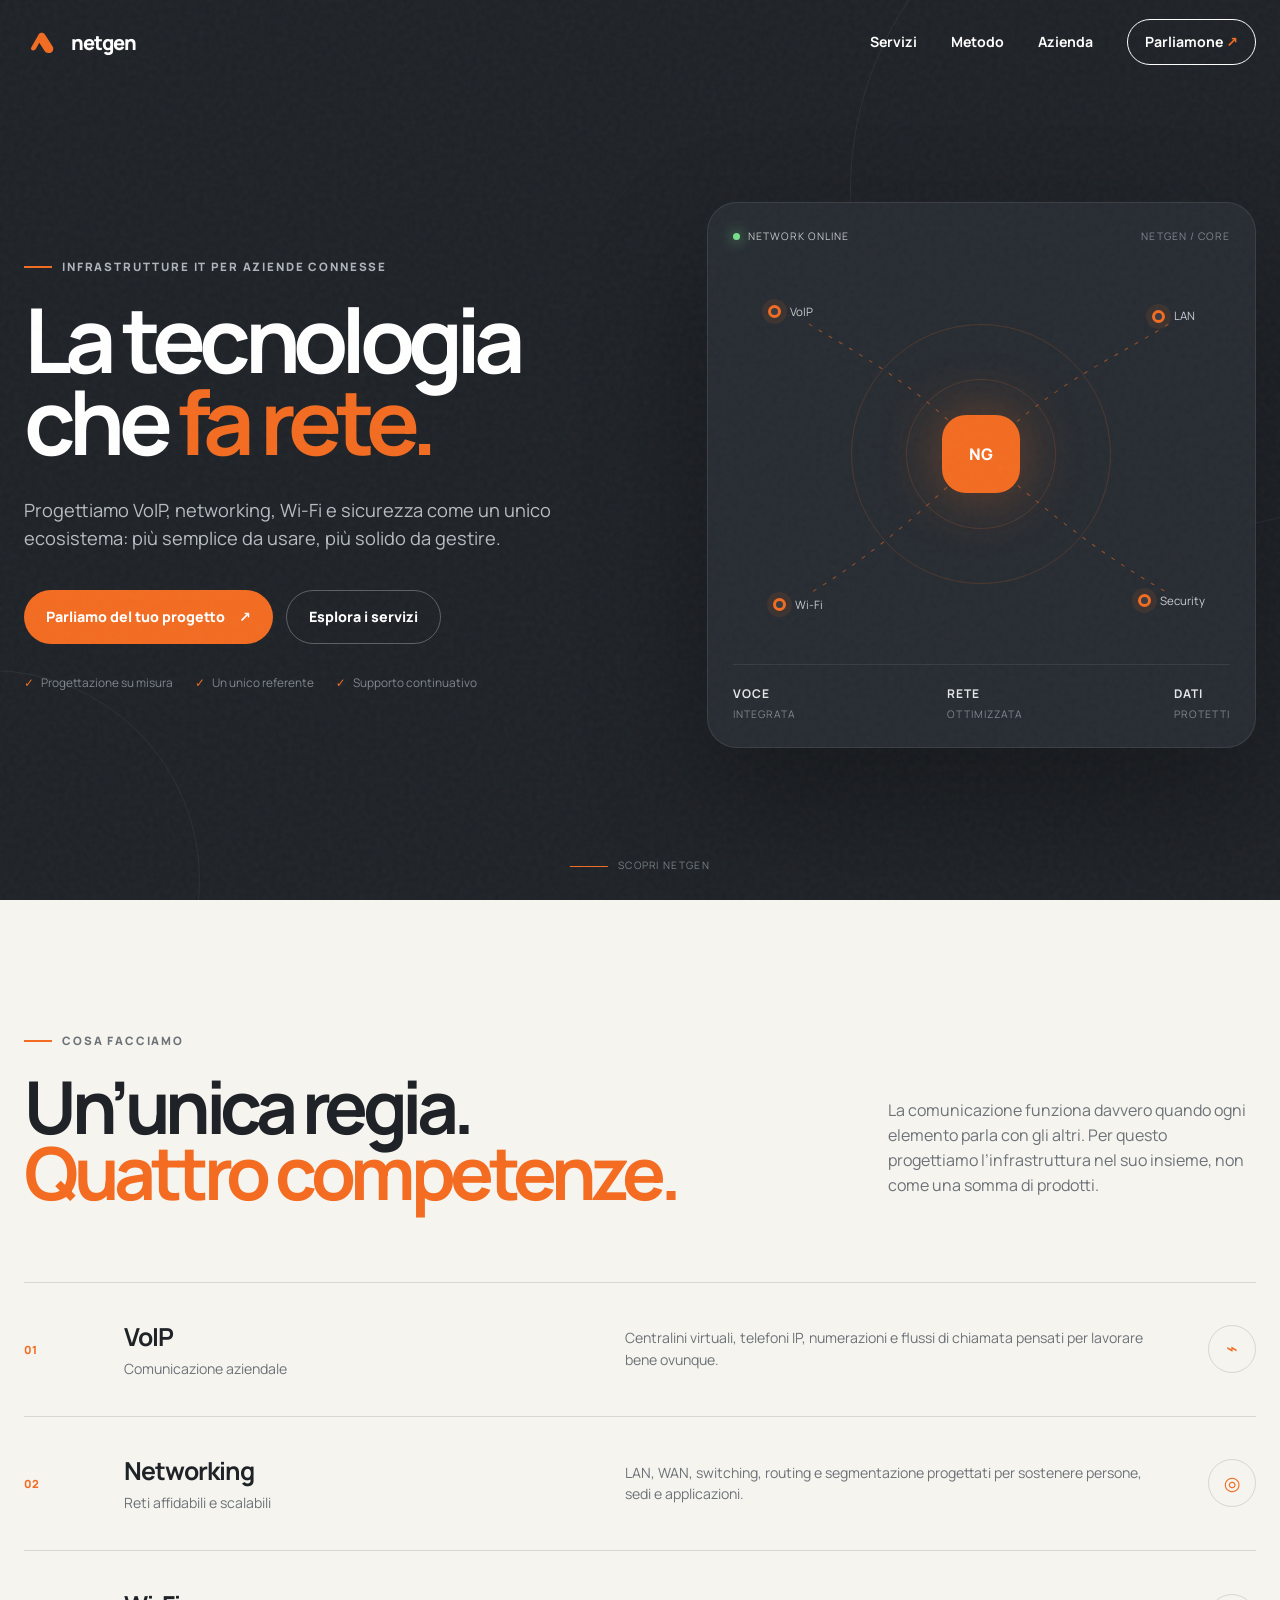
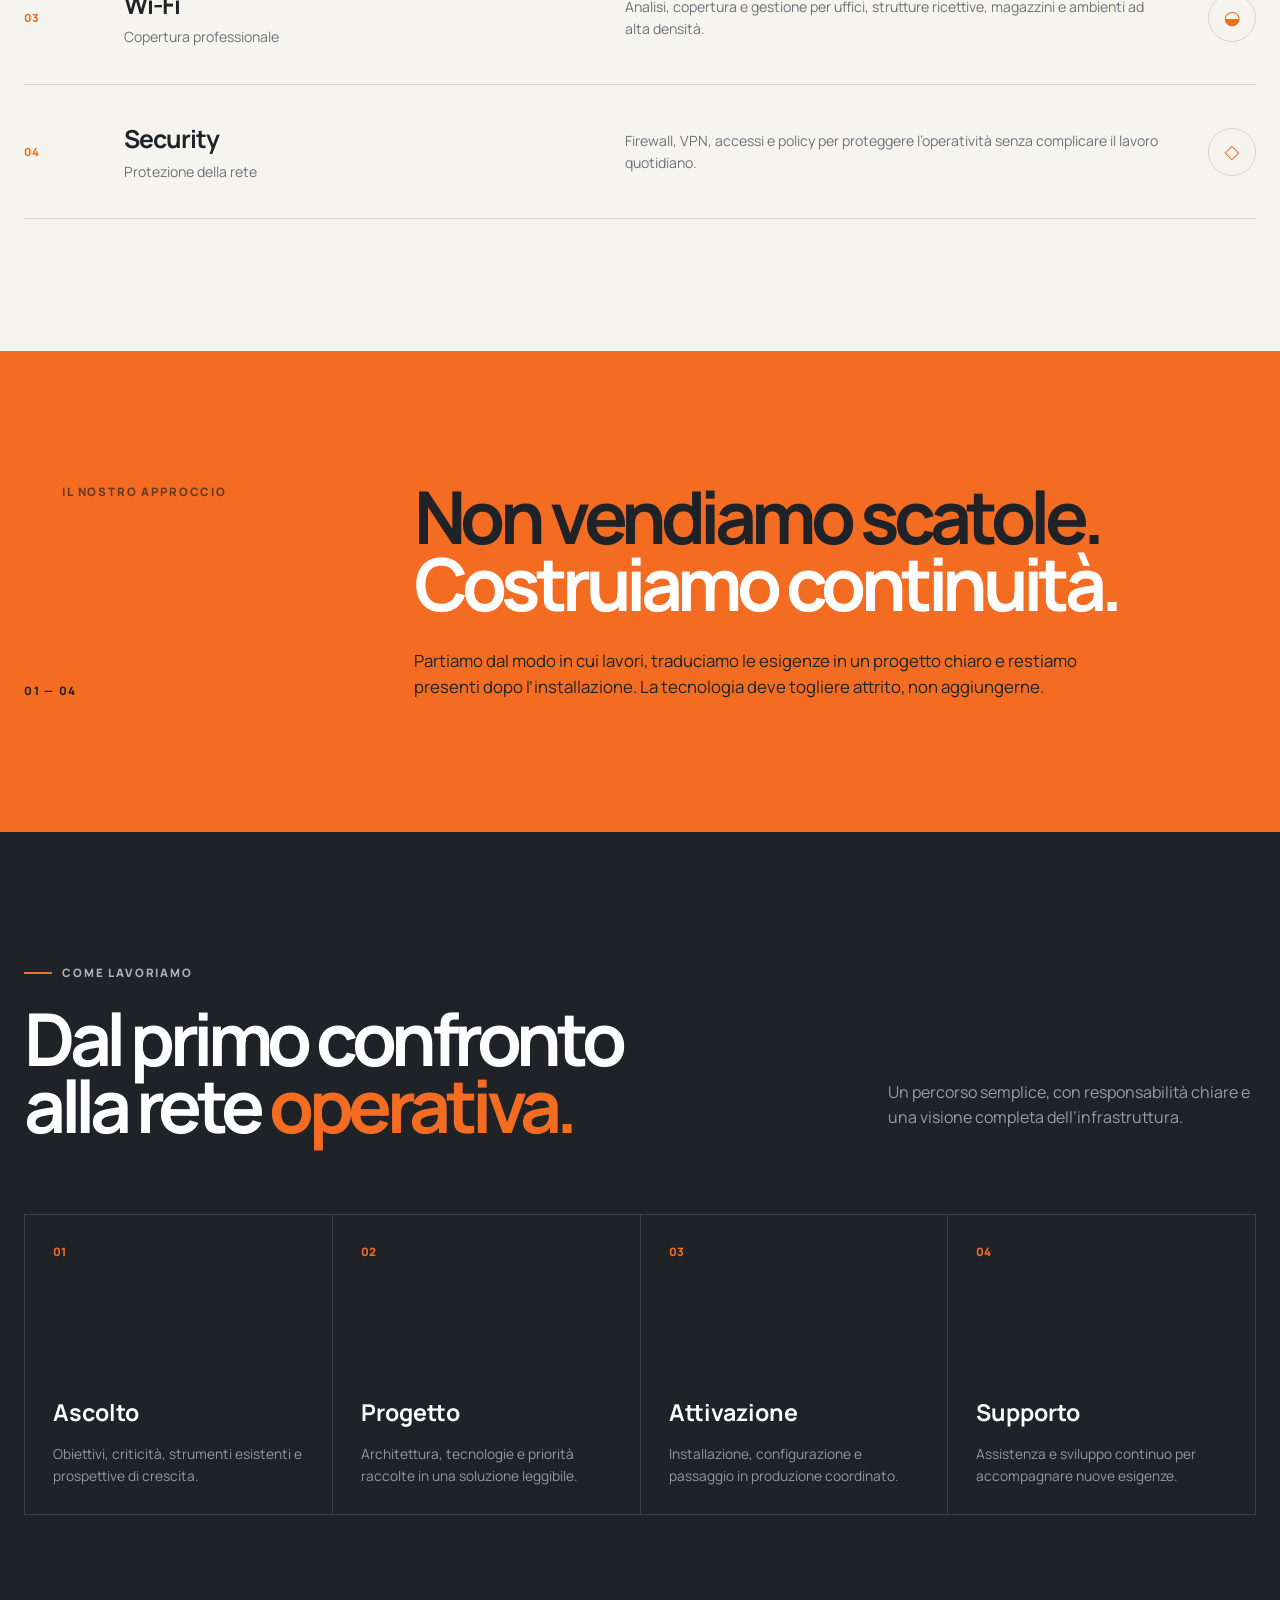
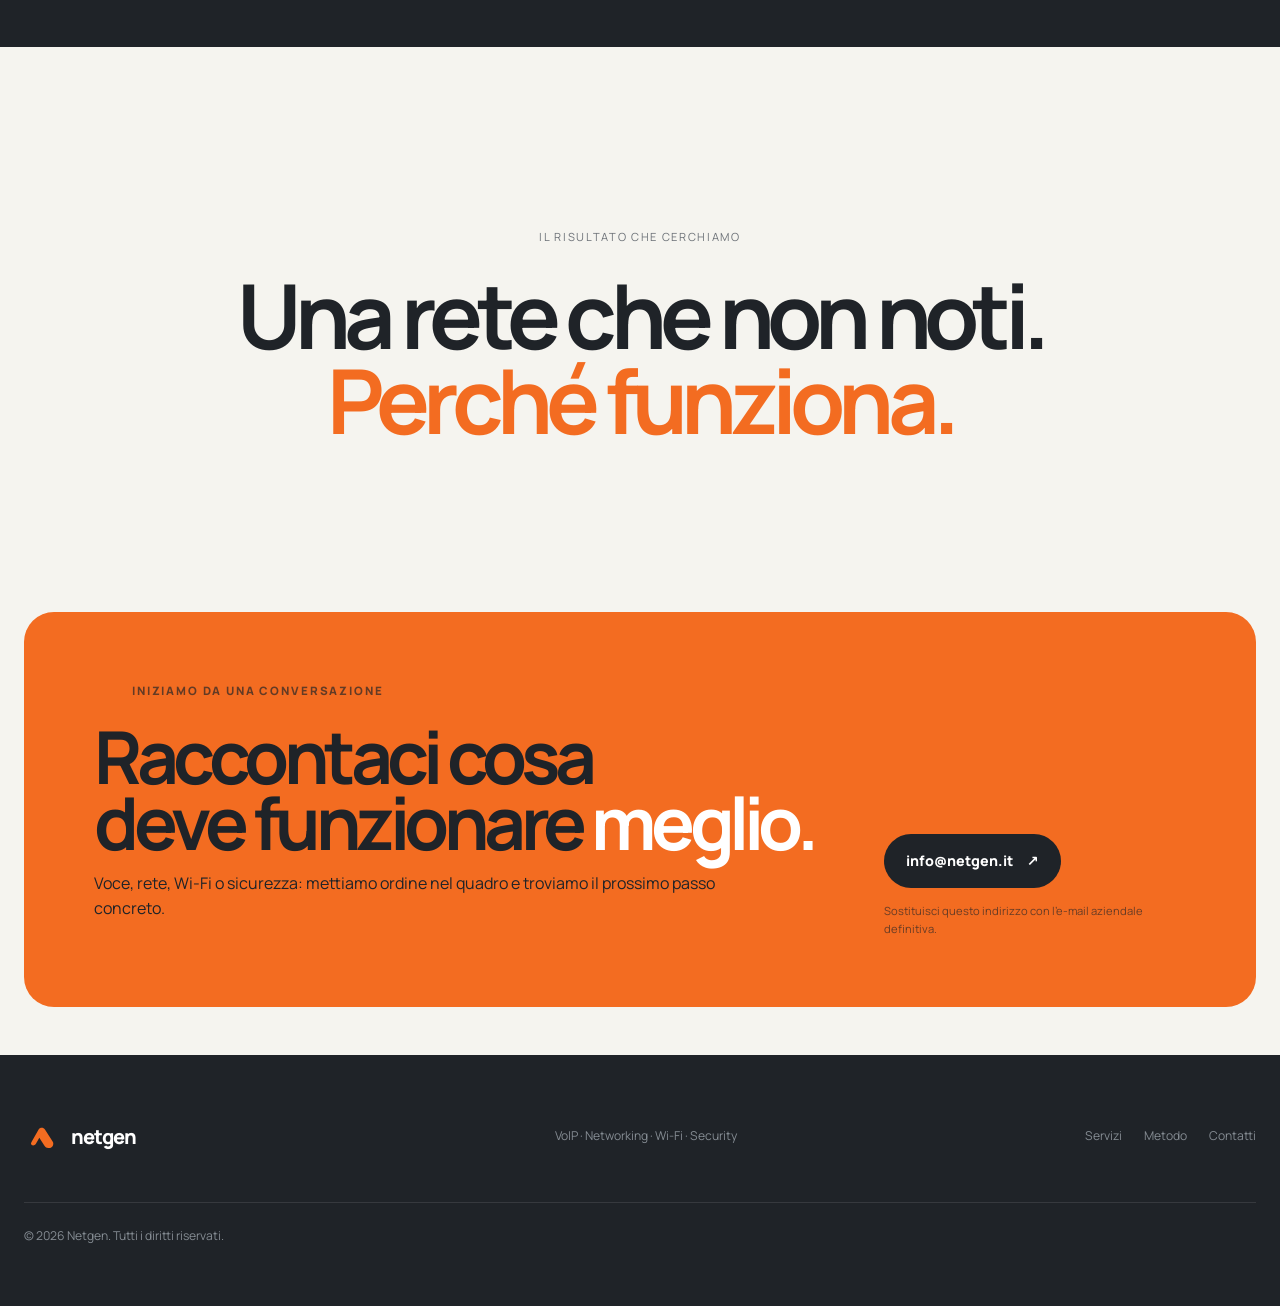
<file: index.html>
<!doctype html>
<html lang="it">
<head>
  <meta charset="utf-8">
  <meta name="viewport" content="width=device-width, initial-scale=1">
  <meta name="description" content="Netgen progetta soluzioni VoIP, networking, Wi-Fi professionale e sicurezza per aziende moderne.">
  <meta name="theme-color" content="#1f2328">
  <meta property="og:title" content="Netgen | Infrastrutture che fanno comunicare il tuo business">
  <meta property="og:description" content="VoIP, networking, Wi-Fi professionale e sicurezza: un unico partner per la tua infrastruttura IT.">
  <meta property="og:type" content="website">
  <title>Netgen | VoIP, Networking e Infrastrutture IT</title>
  <link rel="icon" href="assets/favicon.svg" type="image/svg+xml">
  <link rel="preconnect" href="https://fonts.googleapis.com">
  <link rel="preconnect" href="https://fonts.gstatic.com" crossorigin>
  <link href="https://fonts.googleapis.com/css2?family=Manrope:wght@400;500;600;700;800&display=swap" rel="stylesheet">
  <link rel="stylesheet" href="style.css">
</head>
<body>
  <div class="noise" aria-hidden="true"></div>

  <header class="site-header" id="top">
    <div class="container nav-shell">
      <a class="brand" href="#top" aria-label="Netgen, torna alla home">
        <svg class="brand-symbol" viewBox="0 0 44 44" aria-hidden="true">
          <path d="M9 28.5 17.7 13c1.7-3 6-3.2 7.9-.3L35 27.4c2.2 3.5-.3 8.1-4.4 8.1h-1.2c-1.7 0-3.3-.9-4.2-2.4l-6.5-10.2-4.3 7.7c-1 1.7-3.3 2.3-5 1.3A2.7 2.7 0 0 1 9 28.5Z"/>
        </svg>
        <span>netgen</span>
      </a>

      <button class="menu-toggle" type="button" aria-label="Apri il menu" aria-controls="main-nav" aria-expanded="false">
        <span></span><span></span>
      </button>

      <nav class="main-nav" id="main-nav" aria-label="Navigazione principale">
        <a href="#servizi">Servizi</a>
        <a href="#metodo">Metodo</a>
        <a href="#azienda">Azienda</a>
        <a class="nav-contact" href="#contatti">Parliamone <span>↗</span></a>
      </nav>
    </div>
  </header>

  <main>
    <section class="hero section-dark">
      <div class="hero-orbit orbit-one" aria-hidden="true"></div>
      <div class="hero-orbit orbit-two" aria-hidden="true"></div>
      <div class="container hero-layout">
        <div class="hero-copy reveal">
          <p class="kicker"><span></span> Infrastrutture IT per aziende connesse</p>
          <h1>La tecnologia<br>che <em>fa rete.</em></h1>
          <p class="hero-lead">Progettiamo VoIP, networking, Wi-Fi e sicurezza come un unico ecosistema: più semplice da usare, più solido da gestire.</p>
          <div class="hero-actions">
            <a class="button button-accent magnetic" href="#contatti">Parliamo del tuo progetto <span>↗</span></a>
            <a class="button button-ghost" href="#servizi">Esplora i servizi</a>
          </div>
          <div class="hero-trust" aria-label="Punti di forza">
            <span>Progettazione su misura</span>
            <span>Un unico referente</span>
            <span>Supporto continuativo</span>
          </div>
        </div>

        <div class="system-visual reveal" aria-label="Visualizzazione astratta di un'infrastruttura di rete operativa">
          <div class="visual-topbar">
            <span class="live"><i></i> Network online</span>
            <span>NETGEN / CORE</span>
          </div>
          <div class="visual-canvas">
            <div class="pulse-ring ring-a"></div>
            <div class="pulse-ring ring-b"></div>
            <div class="core-node"><span>NG</span></div>
            <div class="satellite sat-a"><i></i><span>VoIP</span></div>
            <div class="satellite sat-b"><i></i><span>LAN</span></div>
            <div class="satellite sat-c"><i></i><span>Wi-Fi</span></div>
            <div class="satellite sat-d"><i></i><span>Security</span></div>
            <svg viewBox="0 0 520 400" preserveAspectRatio="none" aria-hidden="true">
              <path d="M260 200 C190 130, 128 104, 72 72"/>
              <path d="M260 200 C340 128, 402 108, 456 76"/>
              <path d="M260 200 C182 270, 132 304, 78 334"/>
              <path d="M260 200 C344 268, 394 300, 454 332"/>
            </svg>
          </div>
          <div class="visual-footer">
            <div><strong>Voce</strong><span>integrata</span></div>
            <div><strong>Rete</strong><span>ottimizzata</span></div>
            <div><strong>Dati</strong><span>protetti</span></div>
          </div>
        </div>
      </div>
      <a class="scroll-cue" href="#servizi" aria-label="Scorri ai servizi"><span></span> Scopri Netgen</a>
    </section>

    <section class="section services" id="servizi">
      <div class="container">
        <div class="section-intro reveal">
          <div>
            <p class="kicker dark"><span></span> Cosa facciamo</p>
            <h2>Un’unica regia.<br><em>Quattro competenze.</em></h2>
          </div>
          <p>La comunicazione funziona davvero quando ogni elemento parla con gli altri. Per questo progettiamo l’infrastruttura nel suo insieme, non come una somma di prodotti.</p>
        </div>

        <div class="service-list">
          <article class="service-row reveal">
            <div class="service-number">01</div>
            <div class="service-title"><h3>VoIP</h3><span>Comunicazione aziendale</span></div>
            <p>Centralini virtuali, telefoni IP, numerazioni e flussi di chiamata pensati per lavorare bene ovunque.</p>
            <div class="service-icon" aria-hidden="true">⌁</div>
          </article>
          <article class="service-row reveal">
            <div class="service-number">02</div>
            <div class="service-title"><h3>Networking</h3><span>Reti affidabili e scalabili</span></div>
            <p>LAN, WAN, switching, routing e segmentazione progettati per sostenere persone, sedi e applicazioni.</p>
            <div class="service-icon" aria-hidden="true">◎</div>
          </article>
          <article class="service-row reveal">
            <div class="service-number">03</div>
            <div class="service-title"><h3>Wi-Fi</h3><span>Copertura professionale</span></div>
            <p>Analisi, copertura e gestione per uffici, strutture ricettive, magazzini e ambienti ad alta densità.</p>
            <div class="service-icon" aria-hidden="true">◒</div>
          </article>
          <article class="service-row reveal">
            <div class="service-number">04</div>
            <div class="service-title"><h3>Security</h3><span>Protezione della rete</span></div>
            <p>Firewall, VPN, accessi e policy per proteggere l’operatività senza complicare il lavoro quotidiano.</p>
            <div class="service-icon" aria-hidden="true">◇</div>
          </article>
        </div>
      </div>
    </section>

    <section class="section manifesto section-orange" id="azienda">
      <div class="container manifesto-grid">
        <div class="manifesto-label reveal">
          <p class="kicker ink"><span></span> Il nostro approccio</p>
          <span class="big-index">01 — 04</span>
        </div>
        <div class="manifesto-copy reveal">
          <h2>Non vendiamo scatole.<br><em>Costruiamo continuità.</em></h2>
          <p>Partiamo dal modo in cui lavori, traduciamo le esigenze in un progetto chiaro e restiamo presenti dopo l’installazione. La tecnologia deve togliere attrito, non aggiungerne.</p>
        </div>
      </div>
    </section>

    <section class="section process section-dark" id="metodo">
      <div class="container">
        <div class="section-intro light reveal">
          <div>
            <p class="kicker"><span></span> Come lavoriamo</p>
            <h2>Dal primo confronto<br>alla rete <em>operativa.</em></h2>
          </div>
          <p>Un percorso semplice, con responsabilità chiare e una visione completa dell’infrastruttura.</p>
        </div>

        <div class="process-grid">
          <article class="process-card reveal">
            <span>01</span><h3>Ascolto</h3><p>Obiettivi, criticità, strumenti esistenti e prospettive di crescita.</p>
          </article>
          <article class="process-card reveal">
            <span>02</span><h3>Progetto</h3><p>Architettura, tecnologie e priorità raccolte in una soluzione leggibile.</p>
          </article>
          <article class="process-card reveal">
            <span>03</span><h3>Attivazione</h3><p>Installazione, configurazione e passaggio in produzione coordinato.</p>
          </article>
          <article class="process-card reveal">
            <span>04</span><h3>Supporto</h3><p>Assistenza e sviluppo continuo per accompagnare nuove esigenze.</p>
          </article>
        </div>
      </div>
    </section>

    <section class="section statement">
      <div class="container statement-wrap reveal">
        <p class="statement-small">Il risultato che cerchiamo</p>
        <p class="statement-big">Una rete che non noti.<br><span>Perché funziona.</span></p>
      </div>
    </section>

    <section class="contact" id="contatti">
      <div class="container contact-panel reveal">
        <div class="contact-copy">
          <p class="kicker ink"><span></span> Iniziamo da una conversazione</p>
          <h2>Raccontaci cosa<br>deve funzionare <em>meglio.</em></h2>
          <p>Voce, rete, Wi-Fi o sicurezza: mettiamo ordine nel quadro e troviamo il prossimo passo concreto.</p>
        </div>
        <div class="contact-actions">
          <a class="button button-ink magnetic" href="mailto:info@netgen.it">info@netgen.it <span>↗</span></a>
          <p>Sostituisci questo indirizzo con l’e-mail aziendale definitiva.</p>
        </div>
      </div>
    </section>
  </main>

  <footer class="site-footer section-dark">
    <div class="container footer-grid">
      <a class="brand footer-brand" href="#top">
        <svg class="brand-symbol" viewBox="0 0 44 44" aria-hidden="true"><path d="M9 28.5 17.7 13c1.7-3 6-3.2 7.9-.3L35 27.4c2.2 3.5-.3 8.1-4.4 8.1h-1.2c-1.7 0-3.3-.9-4.2-2.4l-6.5-10.2-4.3 7.7c-1 1.7-3.3 2.3-5 1.3A2.7 2.7 0 0 1 9 28.5Z"/></svg>
        <span>netgen</span>
      </a>
      <p>VoIP · Networking · Wi-Fi · Security</p>
      <div class="footer-links"><a href="#servizi">Servizi</a><a href="#metodo">Metodo</a><a href="#contatti">Contatti</a></div>
      <p class="copyright">© <span id="year"></span> Netgen. Tutti i diritti riservati.</p>
    </div>
  </footer>

  <script src="script.js"></script>
</body>
</html>
</file>
<file: style.css>
:root{--ink:#1f2328;--ink-2:#2f343a;--orange:#f36c21;--paper:#f5f4ef;--white:#fff;--muted:#6d7278;--line:rgba(31,35,40,.14);--radius:24px;--ease:cubic-bezier(.2,.75,.2,1)}
*{box-sizing:border-box}html{scroll-behavior:smooth}body{margin:0;background:var(--paper);color:var(--ink);font-family:Manrope,system-ui,sans-serif;line-height:1.55;overflow-x:hidden}a{color:inherit;text-decoration:none}button{font:inherit}.container{width:min(1240px,calc(100% - 48px));margin-inline:auto}.section{padding:132px 0}.section-dark{background:var(--ink);color:var(--white)}.noise{position:fixed;inset:0;z-index:100;pointer-events:none;opacity:.045;background-image:url("data:image/svg+xml,%3Csvg viewBox='0 0 180 180' xmlns='http://www.w3.org/2000/svg'%3E%3Cfilter id='n'%3E%3CfeTurbulence type='fractalNoise' baseFrequency='.9' numOctaves='3' stitchTiles='stitch'/%3E%3C/filter%3E%3Crect width='100%25' height='100%25' filter='url(%23n)' opacity='.8'/%3E%3C/svg%3E")}
.site-header{position:fixed;inset:0 0 auto;z-index:50;color:#fff;transition:.35s var(--ease)}.site-header.scrolled{color:var(--ink);background:rgba(245,244,239,.9);backdrop-filter:blur(18px);border-bottom:1px solid var(--line)}.nav-shell{height:84px;display:flex;align-items:center;justify-content:space-between}.brand{display:inline-flex;align-items:center;gap:11px;font-size:1.25rem;font-weight:800;letter-spacing:-.055em}.brand-symbol{width:36px;height:36px;fill:var(--orange)}.main-nav{display:flex;align-items:center;gap:34px;font-size:.88rem;font-weight:700}.main-nav>a{position:relative}.main-nav>a:not(.nav-contact):after{content:"";position:absolute;left:0;right:100%;bottom:-5px;height:1px;background:var(--orange);transition:.25s}.main-nav>a:hover:after{right:0}.nav-contact{padding:11px 17px;border:1px solid currentColor;border-radius:99px}.nav-contact span{color:var(--orange)}.menu-toggle{display:none;background:none;border:0;padding:8px;color:inherit}.menu-toggle span{display:block;width:25px;height:2px;background:currentColor;margin:6px;transition:.3s}
.hero{min-height:100svh;position:relative;overflow:hidden;display:flex;align-items:center;padding:150px 0 100px}.hero-layout{display:grid;grid-template-columns:1.05fr .95fr;gap:76px;align-items:center}.kicker{display:flex;align-items:center;gap:10px;margin:0 0 23px;text-transform:uppercase;font-size:.72rem;letter-spacing:.16em;font-weight:800;color:#aeb4ba}.kicker>span{width:28px;height:2px;background:var(--orange)}.kicker.dark{color:var(--muted)}.kicker.ink{color:rgba(31,35,40,.68)}.hero h1,.section-intro h2,.manifesto h2,.contact h2{font-size:clamp(3.5rem,7vw,7.4rem);line-height:.91;letter-spacing:-.075em;margin:0;font-weight:700}.hero h1 em,.section-intro h2 em,.manifesto h2 em,.contact h2 em{font-style:normal;color:var(--orange)}.hero-lead{max-width:670px;margin:34px 0 0;color:#b7bdc2;font-size:1.14rem}.hero-actions{display:flex;gap:13px;flex-wrap:wrap;margin-top:38px}.button{min-height:54px;padding:0 22px;border-radius:99px;display:inline-flex;align-items:center;justify-content:center;gap:14px;font-weight:800;font-size:.89rem;transition:transform .25s var(--ease),background .25s}.button:hover{transform:translateY(-3px)}.button-accent{background:var(--orange);color:#fff}.button-ghost{border:1px solid rgba(255,255,255,.28)}.button-ink{background:var(--ink);color:#fff}.hero-trust{display:flex;flex-wrap:wrap;gap:22px;margin-top:30px;color:#80878e;font-size:.74rem}.hero-trust span:before{content:"✓";color:var(--orange);margin-right:7px}.hero-orbit{position:absolute;border:1px solid rgba(255,255,255,.06);border-radius:50%}.orbit-one{width:680px;height:680px;right:-250px;top:-150px}.orbit-two{width:420px;height:420px;left:-220px;bottom:-190px}.system-visual{position:relative;background:#272c32;border:1px solid rgba(255,255,255,.09);border-radius:30px;padding:25px;box-shadow:0 50px 120px rgba(0,0,0,.32);transform:rotate(1deg)}.visual-topbar,.visual-footer{display:flex;justify-content:space-between;color:#7f878f;font-size:.65rem;letter-spacing:.1em;text-transform:uppercase}.live{display:flex;align-items:center;gap:8px;color:#c1c6ca}.live i{width:7px;height:7px;border-radius:50%;background:#77df8c;box-shadow:0 0 14px #77df8c}.visual-canvas{height:420px;position:relative}.visual-canvas svg{position:absolute;inset:0;width:100%;height:100%}.visual-canvas path{fill:none;stroke:rgba(243,108,33,.55);stroke-width:1;stroke-dasharray:4 8;animation:dash 10s linear infinite}.core-node{position:absolute;left:50%;top:50%;translate:-50% -50%;width:78px;height:78px;border-radius:24px;background:var(--orange);display:grid;place-items:center;font-weight:800;z-index:3;box-shadow:0 0 60px rgba(243,108,33,.38)}.pulse-ring{position:absolute;left:50%;top:50%;translate:-50% -50%;border:1px solid rgba(243,108,33,.18);border-radius:50%;animation:pulse 3s ease-out infinite}.ring-a{width:150px;height:150px}.ring-b{width:260px;height:260px;animation-delay:1.2s}.satellite{position:absolute;z-index:2;display:flex;align-items:center;gap:9px;color:#c7ccd0;font-size:.72rem}.satellite i{width:13px;height:13px;border-radius:50%;background:#353b42;border:3px solid var(--orange);box-shadow:0 0 0 6px rgba(243,108,33,.1)}.sat-a{left:7%;top:14%}.sat-b{right:7%;top:15%}.sat-c{left:8%;bottom:12%}.sat-d{right:5%;bottom:13%}.visual-footer{border-top:1px solid rgba(255,255,255,.08);padding-top:20px}.visual-footer div{display:flex;flex-direction:column;gap:2px}.visual-footer strong{color:#e4e7e9;font-size:.75rem}.scroll-cue{position:absolute;left:50%;bottom:26px;translate:-50% 0;color:#777f86;text-transform:uppercase;letter-spacing:.13em;font-size:.64rem;display:flex;align-items:center;gap:10px}.scroll-cue span{width:38px;height:1px;background:var(--orange)}
.section-intro{display:grid;grid-template-columns:1.35fr .65fr;gap:100px;align-items:end;margin-bottom:76px}.section-intro h2,.manifesto h2,.contact h2{font-size:clamp(3rem,5.7vw,6rem)}.section-intro>p{color:var(--muted);margin:0 0 8px;font-size:1rem}.service-list{border-top:1px solid var(--line)}.service-row{display:grid;grid-template-columns:70px 1fr 1.15fr 60px;gap:30px;align-items:center;padding:35px 0;border-bottom:1px solid var(--line);transition:.35s var(--ease)}.service-row:hover{padding-left:16px}.service-number{font-size:.7rem;color:var(--orange);font-weight:800}.service-title h3{margin:0;font-size:1.55rem;letter-spacing:-.04em}.service-title span,.service-row>p{color:var(--muted);font-size:.88rem}.service-row>p{margin:0}.service-icon{justify-self:end;width:48px;height:48px;border:1px solid var(--line);border-radius:50%;display:grid;place-items:center;font-size:1.2rem;color:var(--orange)}
.section-orange{background:var(--orange);color:var(--ink)}.manifesto-grid{display:grid;grid-template-columns:.38fr 1fr;gap:70px}.manifesto-label{display:flex;flex-direction:column;justify-content:space-between}.big-index{font-size:.72rem;letter-spacing:.15em;font-weight:800}.manifesto-copy p{max-width:680px;font-size:1.05rem;margin:32px 0 0}.manifesto h2 em{color:#fff}
.section-intro.light>p{color:#979ea5}.process-grid{display:grid;grid-template-columns:repeat(4,1fr);border-top:1px solid rgba(255,255,255,.13);border-left:1px solid rgba(255,255,255,.13)}.process-card{min-height:300px;padding:28px;border-right:1px solid rgba(255,255,255,.13);border-bottom:1px solid rgba(255,255,255,.13);display:flex;flex-direction:column;transition:.3s}.process-card:hover{background:#262b31}.process-card>span{color:var(--orange);font-size:.72rem;font-weight:800}.process-card h3{margin:auto 0 12px;font-size:1.45rem}.process-card p{margin:0;color:#92999f;font-size:.86rem}
.statement{padding:170px 0}.statement-wrap{text-align:center}.statement-small{text-transform:uppercase;letter-spacing:.15em;font-size:.7rem;color:var(--muted)}.statement-big{font-size:clamp(3.2rem,7vw,7.2rem);line-height:.94;letter-spacing:-.075em;font-weight:700;margin:28px 0 0}.statement-big span{color:var(--orange)}
.contact{padding:0 0 48px}.contact-panel{background:var(--orange);border-radius:30px;padding:70px;display:grid;grid-template-columns:1fr .42fr;gap:70px;align-items:end}.contact h2 em{color:#fff}.contact-copy>p:last-child{max-width:650px}.contact-actions{display:flex;flex-direction:column;align-items:flex-start;gap:14px}.contact-actions>p{font-size:.7rem;opacity:.65;margin:0;max-width:260px}.site-footer{padding:60px 0}.footer-grid{display:grid;grid-template-columns:1fr 1fr auto;gap:30px;align-items:center;color:#858c93;font-size:.76rem}.footer-brand{color:#fff}.footer-links{display:flex;gap:22px}.copyright{grid-column:1/-1;border-top:1px solid rgba(255,255,255,.1);padding-top:24px;margin:14px 0 0}
.reveal{opacity:0;transform:translateY(28px);transition:opacity .8s var(--ease),transform .8s var(--ease)}.reveal.visible{opacity:1;transform:none}@keyframes dash{to{stroke-dashoffset:-120}}@keyframes pulse{0%{scale:.7;opacity:0}35%{opacity:1}100%{scale:1.35;opacity:0}}
@media(max-width:960px){.container{width:min(100% - 34px,1240px)}.menu-toggle{display:block;z-index:60}.main-nav{position:fixed;inset:0 0 auto;background:var(--paper);color:var(--ink);padding:115px 25px 35px;flex-direction:column;align-items:flex-start;transform:translateY(-110%);transition:.35s var(--ease);box-shadow:0 30px 70px rgba(0,0,0,.15)}.main-nav.open{transform:none}.menu-toggle.open span:first-child{transform:translateY(4px) rotate(45deg)}.menu-toggle.open span:last-child{transform:translateY(-4px) rotate(-45deg)}.hero-layout,.section-intro,.manifesto-grid,.contact-panel{grid-template-columns:1fr}.hero-layout{gap:70px}.hero{padding-top:130px}.system-visual{max-width:680px;width:100%;margin:auto}.section-intro{gap:30px}.manifesto-label{gap:80px}.process-grid{grid-template-columns:repeat(2,1fr)}.contact-panel{gap:45px}.footer-grid{grid-template-columns:1fr auto}.footer-grid>p:first-of-type{display:none}}
@media(max-width:640px){.section{padding:90px 0}.nav-shell{height:70px}.hero{min-height:auto;padding:125px 0 80px}.hero h1{font-size:clamp(3.1rem,16vw,5rem)}.hero-actions{align-items:stretch;flex-direction:column}.button{width:100%}.hero-trust{flex-direction:column;gap:7px}.system-visual{padding:18px;border-radius:22px}.visual-canvas{height:310px}.visual-footer{gap:8px}.visual-footer span{display:none}.service-row{grid-template-columns:44px 1fr 44px;gap:14px;padding:26px 0}.service-row>p{grid-column:2/-1}.service-icon{grid-column:3;grid-row:1;width:40px;height:40px}.process-grid{grid-template-columns:1fr}.process-card{min-height:230px}.statement{padding:110px 0}.contact{padding-bottom:20px}.contact-panel{padding:38px 24px;border-radius:22px}.footer-grid{grid-template-columns:1fr}.footer-links{flex-wrap:wrap}.copyright{grid-column:auto}.scroll-cue{display:none}}
@media(prefers-reduced-motion:reduce){html{scroll-behavior:auto}*,*:before,*:after{animation:none!important;transition:none!important}.reveal{opacity:1;transform:none}}
</file>
